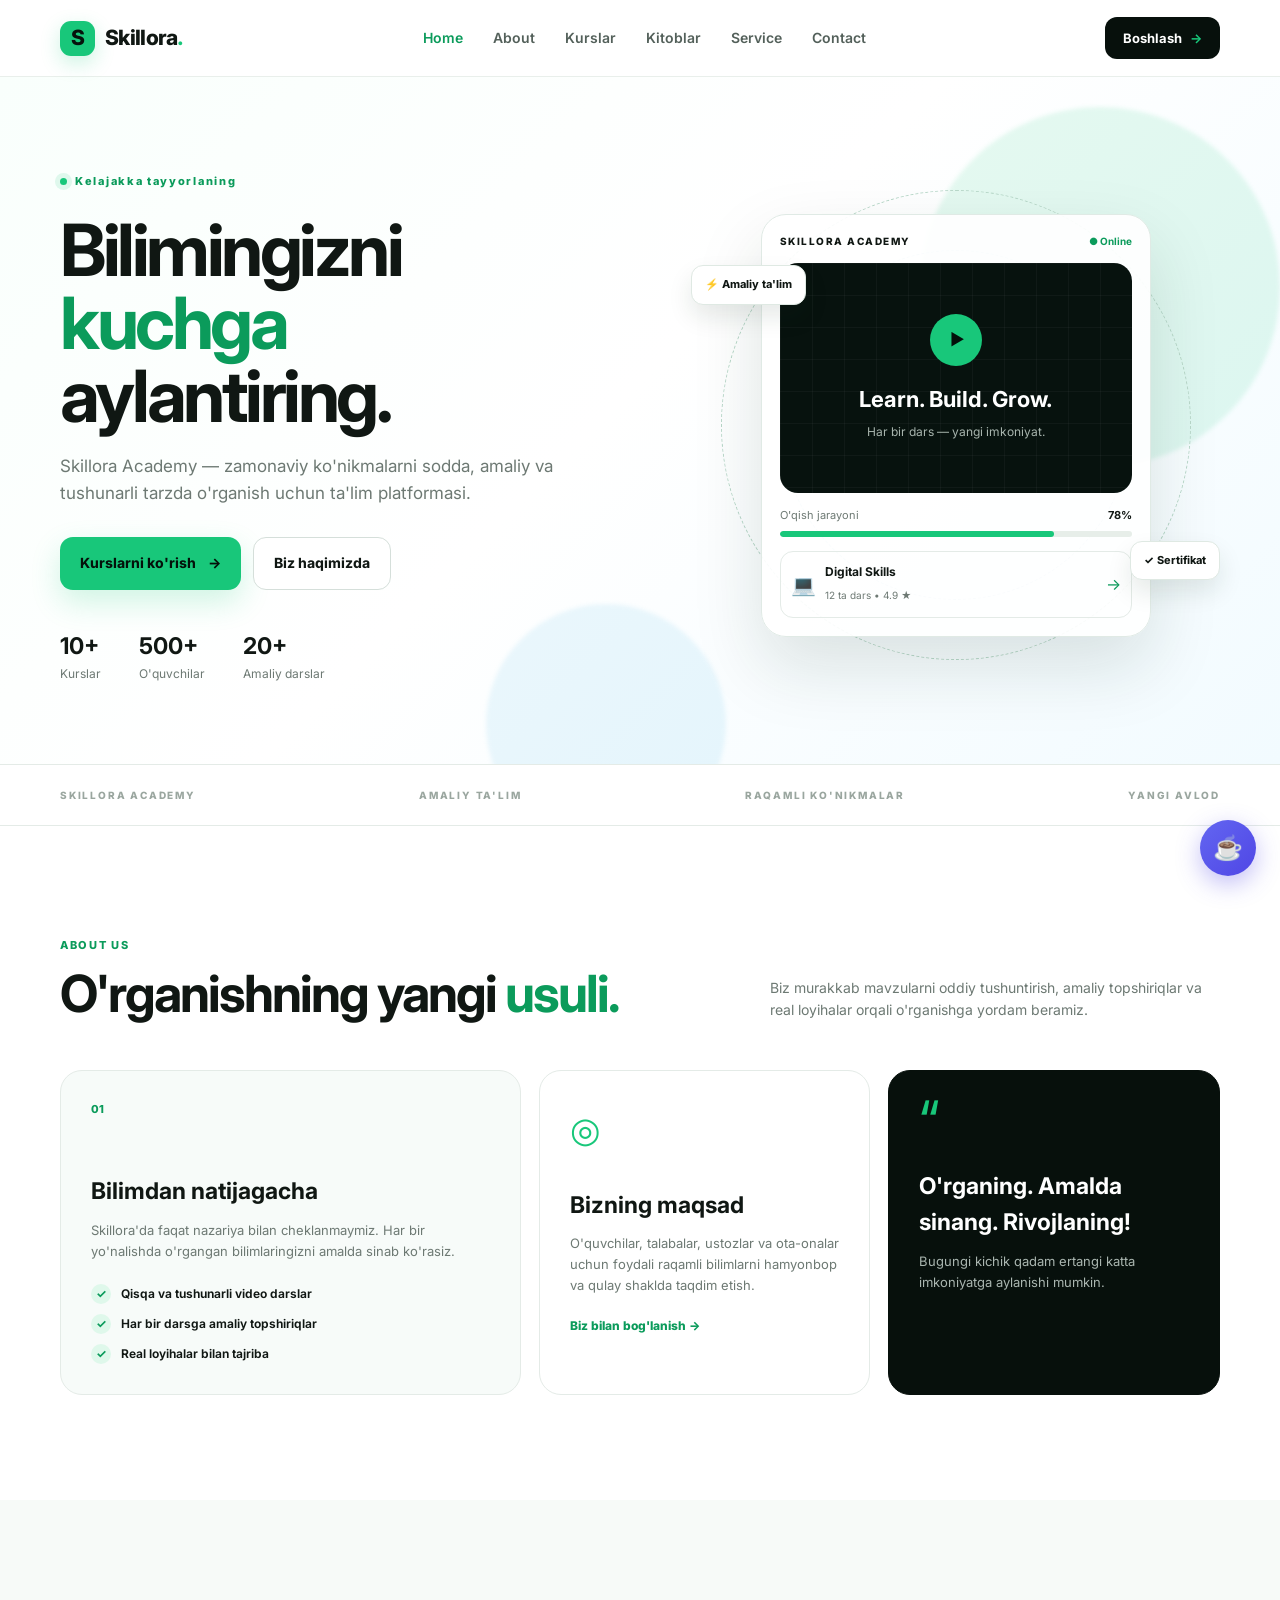
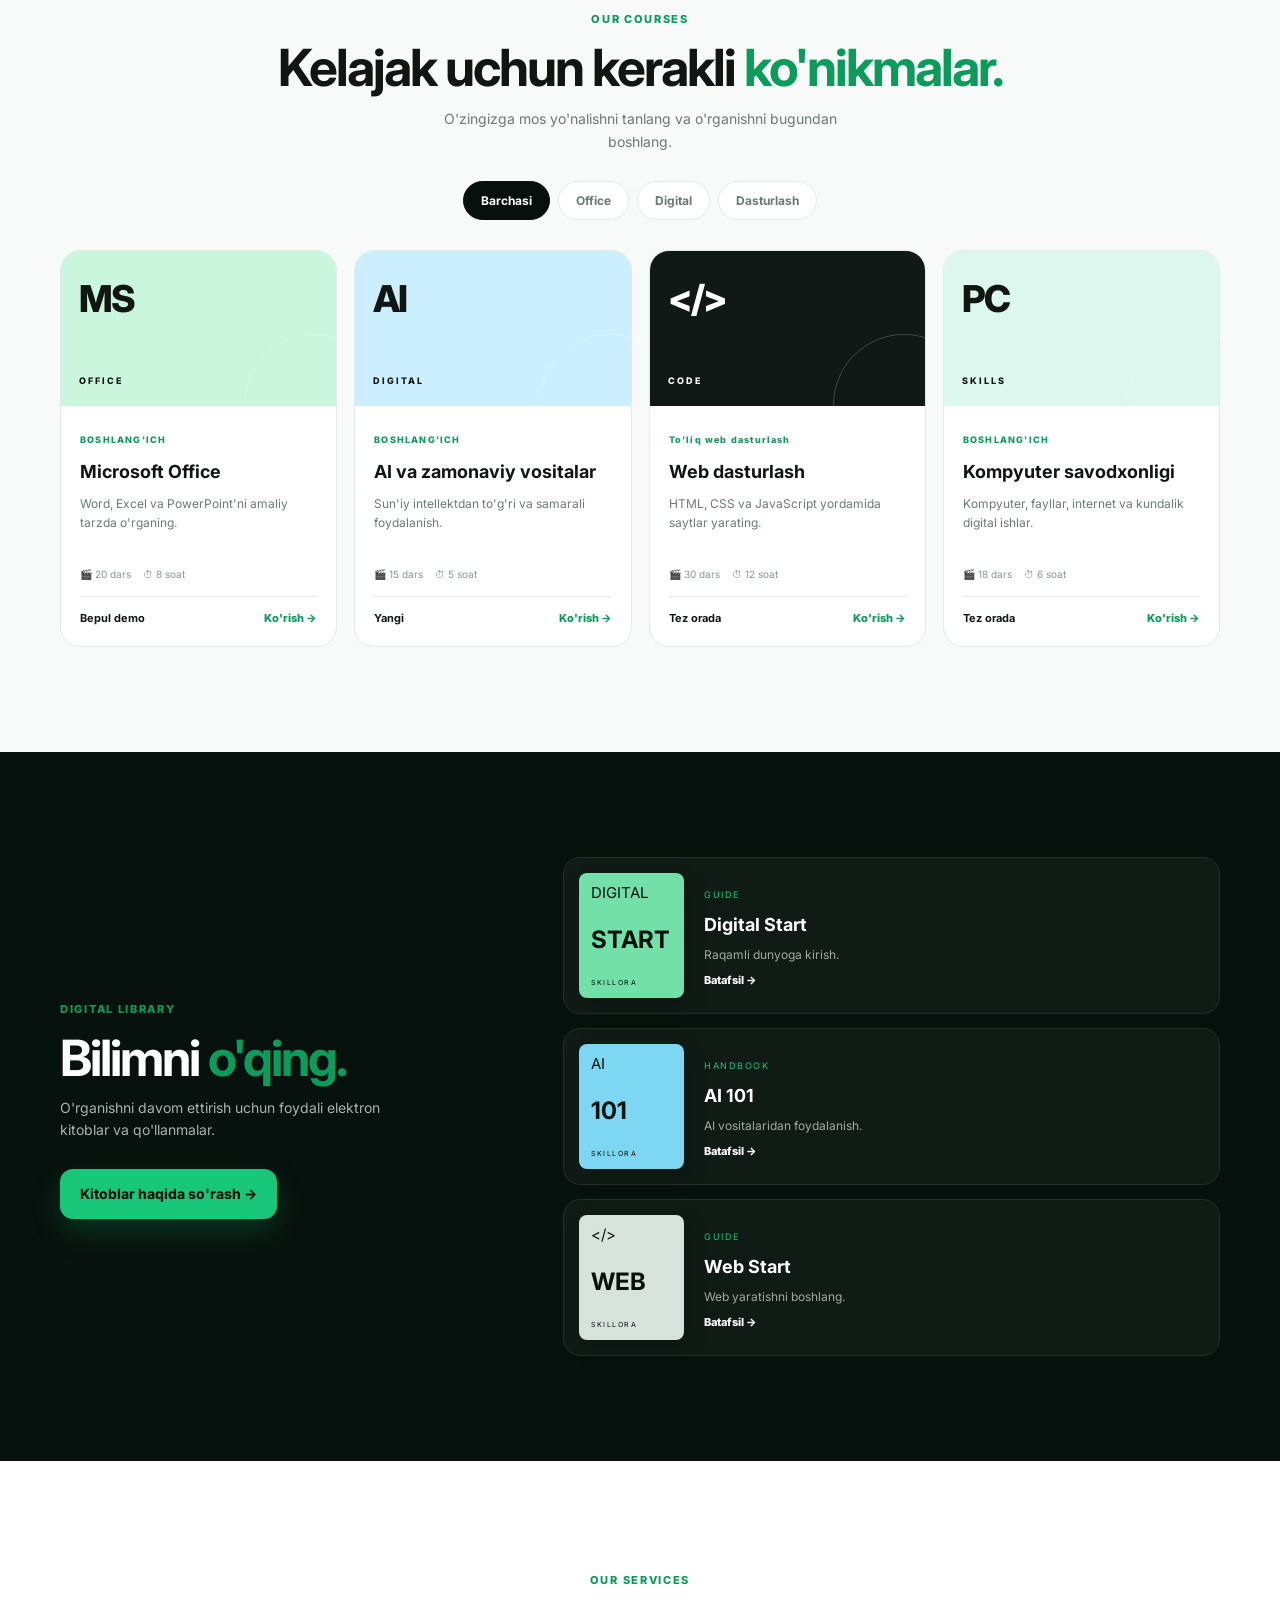
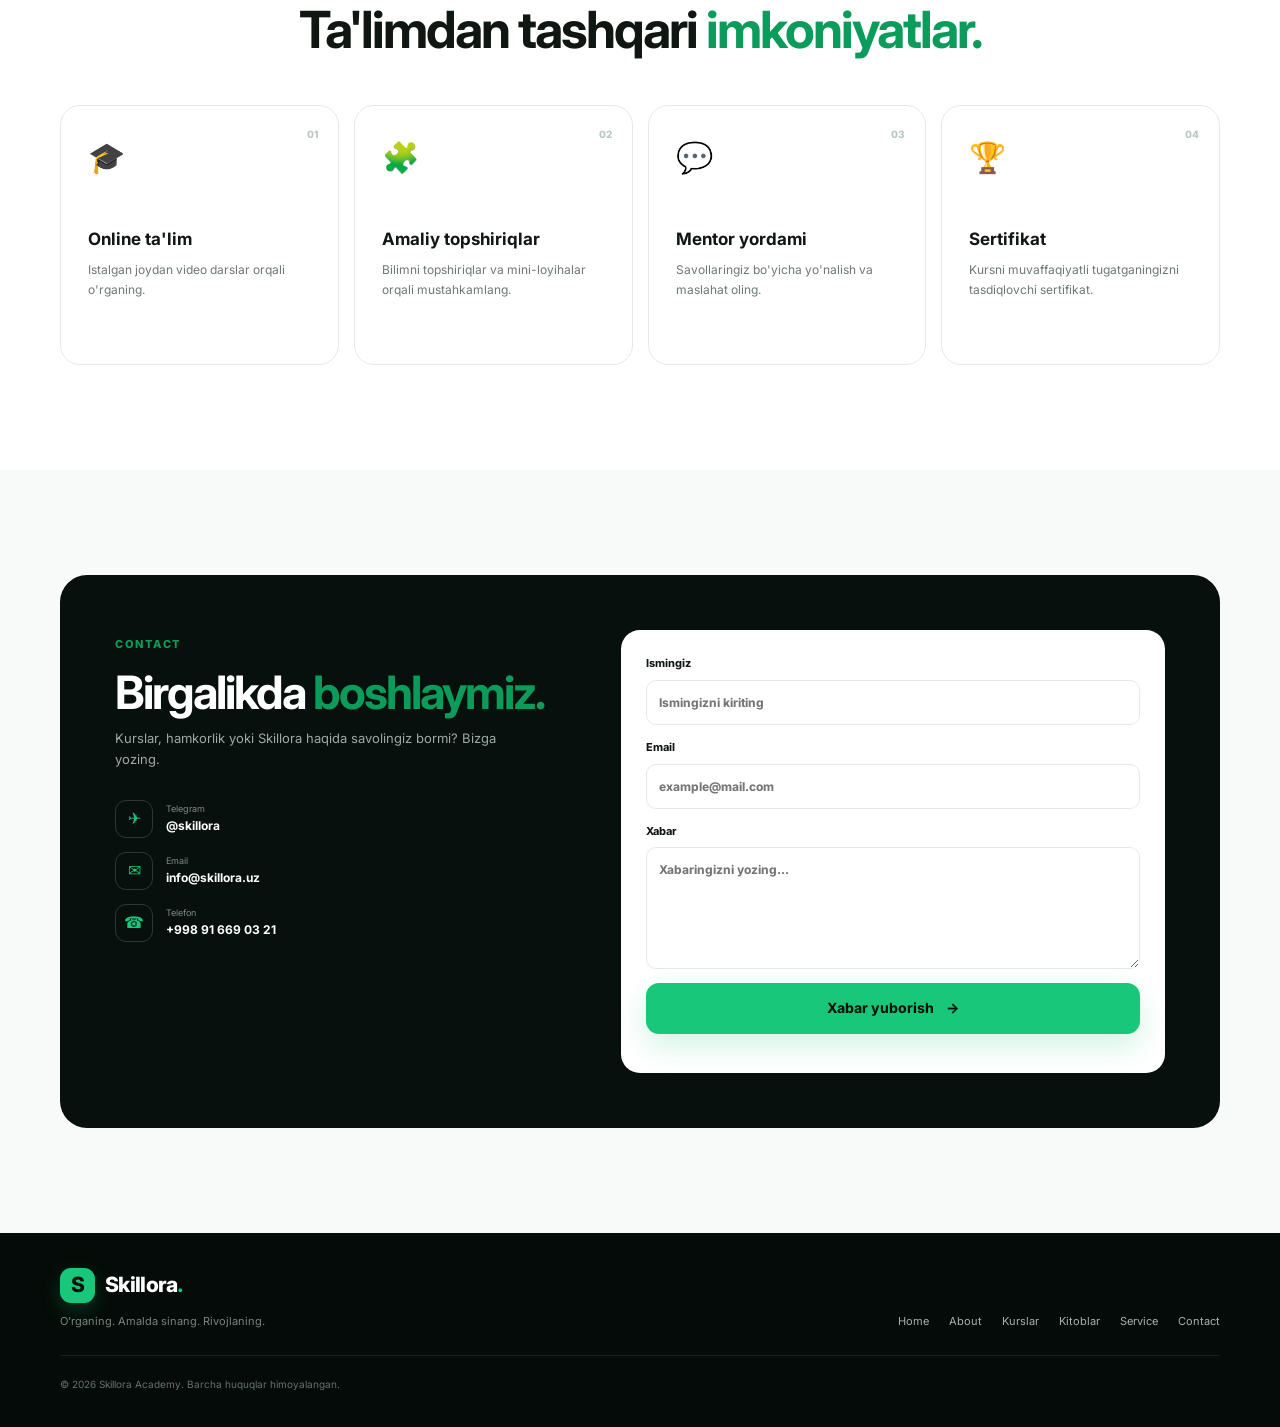
<file: index.html>
<!DOCTYPE html>
<html lang="uz">

<head>
  <meta charset="UTF-8">
  <meta name="viewport" content="width=device-width, initial-scale=1.0">
  <meta name="description" content="Skillora Academy — zamonaviy ta'lim, amaliy kurslar va foydali kitoblar.">
  <title>Skillora Academy | O'rganing. Amalda sinang. Rivojlaning.</title>
  <link rel="preconnect" href="https://fonts.googleapis.com">
  <link rel="preconnect" href="https://fonts.gstatic.com" crossorigin>
  <link href="https://fonts.googleapis.com/css2?family=Inter:wght@400;500;600;700;800&display=swap" rel="stylesheet">
  <link rel="stylesheet" href="styles.css">
  <script src="script.js" defer></script>
</head>

<body>
  <header class="header" id="top">
    <div class="container nav">
      <a class="logo" href="#home" aria-label="Skillora Academy">
        <span class="logo-mark">S</span>
        <span>Skillora<span class="logo-accent">.</span></span>
      </a>

      <button class="menu-toggle" id="menuToggle" aria-label="Menyuni ochish" aria-expanded="false">
        <span></span><span></span><span></span>
      </button>

      <nav class="nav-links" id="navLinks">
        <a class="active" href="#home">Home</a>
        <a href="#about">About</a>
        <a href="#courses">Kurslar</a>
        <a href="#books">Kitoblar</a>
        <a href="#services">Service</a>
        <a href="#contact">Contact</a>
      </nav>

      <a class="nav-cta" href="wordcraft_skillora_english_adventure.html">Boshlash <span>→</span></a>
    </div>
  </header>

  <main>
    <section class="hero" id="home">
      <div class="hero-glow glow-one"></div>
      <div class="hero-glow glow-two"></div>
      <div class="container hero-grid">
        <div class="hero-content">
          <div class="eyebrow"><span class="pulse"></span> Kelajakka tayyorlaning</div>
          <h1>Bilimingizni <span>kuchga</span> aylantiring.</h1>
          <p>
            Skillora Academy — zamonaviy ko'nikmalarni sodda, amaliy va tushunarli
            tarzda o'rganish uchun ta'lim platformasi.
          </p>
          <div class="hero-actions">
            <a class="btn btn-primary" href="#courses">Kurslarni ko'rish <span>→</span></a>
            <a class="btn btn-outline" href="#about">Biz haqimizda</a>
          </div>
          <div class="hero-stats">
            <div><strong>10+</strong><span>Kurslar</span></div>
            <div><strong>500+</strong><span>O'quvchilar</span></div>
            <div><strong>20+</strong><span>Amaliy darslar</span></div>
          </div>
        </div>

        <div class="hero-visual">
          <div class="visual-orbit orbit-a"></div>
          <div class="visual-orbit orbit-b"></div>
          <div class="learning-card">
            <div class="card-top">
              <span class="mini-label">SKILLORA ACADEMY</span>
              <span class="status">● Online</span>
            </div>
            <div class="screen">
              <div class="screen-grid"></div>
              <div class="screen-content">
                <span class="play-icon">▶</span>
                <h3>Learn. Build. Grow.</h3>
                <p>Har bir dars — yangi imkoniyat.</p>
              </div>
            </div>
            <div class="progress-row">
              <span>O'qish jarayoni</span><strong>78%</strong>
            </div>
            <div class="progress"><i style="width:78%"></i></div>
            <div class="course-mini">
              <span class="course-icon">💻</span>
              <div><strong>Digital Skills</strong><small>12 ta dars • 4.9 ★</small></div>
              <span class="arrow">→</span>
            </div>
          </div>
          <div class="floating-badge badge-one">⚡ Amaliy ta'lim</div>
          <div class="floating-badge badge-two">✓ Sertifikat</div>
        </div>
      </div>
    </section>

    <section class="trust">
      <div class="container trust-inner">
        <span>SKILLORA ACADEMY</span>
        <span>AMALIY TA'LIM</span>
        <span>RAQAMLI KO'NIKMALAR</span>
        <span>YANGI AVLOD</span>
      </div>
    </section>

    <section class="section about" id="about">
      <div class="container">
        <div class="section-heading">
          <div>
            <span class="section-tag">ABOUT US</span>
            <h2>O'rganishning yangi <span>usuli.</span></h2>
          </div>
          <p>Biz murakkab mavzularni oddiy tushuntirish, amaliy topshiriqlar va real loyihalar orqali o'rganishga yordam
            beramiz.</p>
        </div>

        <div class="about-grid">
          <div class="about-main">
            <div class="number">01</div>
            <h3>Bilimdan natijagacha</h3>
            <p>Skillora'da faqat nazariya bilan cheklanmaymiz. Har bir yo'nalishda o'rgangan bilimlaringizni amalda
              sinab ko'rasiz.</p>
            <div class="feature-list">
              <div><b>✓</b><span>Qisqa va tushunarli video darslar</span></div>
              <div><b>✓</b><span>Har bir darsga amaliy topshiriqlar</span></div>
              <div><b>✓</b><span>Real loyihalar bilan tajriba</span></div>
            </div>
          </div>
          <div class="about-card">
            <div class="about-icon">◎</div>
            <h3>Bizning maqsad</h3>
            <p>O'quvchilar, talabalar, ustozlar va ota-onalar uchun foydali raqamli bilimlarni hamyonbop va qulay
              shaklda taqdim etish.</p>
            <a href="#contact">Biz bilan bog'lanish →</a>
          </div>
          <div class="about-card dark">
            <span class="quote">“</span>
            <h3>O'rganing. Amalda sinang. Rivojlaning!</h3>
            <p>Bugungi kichik qadam ertangi katta imkoniyatga aylanishi mumkin.</p>
          </div>
        </div>
      </div>
    </section>

    <section class="section courses" id="courses">
      <div class="container">
        <div class="section-heading centered">
          <span class="section-tag">OUR COURSES</span>
          <h2>Kelajak uchun kerakli <span>ko'nikmalar.</span></h2>
          <p>O'zingizga mos yo'nalishni tanlang va o'rganishni bugundan boshlang.</p>
        </div>

        <div class="filter-row">
          <button class="filter active" data-filter="all">Barchasi</button>
          <button class="filter" data-filter="office">Office</button>
          <button class="filter" data-filter="digital">Digital</button>
          <button class="filter" data-filter="programming">Dasturlash</button>
        </div>

        <div class="course-grid" id="courseGrid">
          <article class="course-card" data-category="office">
            <div class="course-cover green"><span>MS</span><small>OFFICE</small></div>
            <div class="course-body">
              <span class="level">BOSHLANG'ICH</span>
              <h3>Microsoft Office</h3>
              <p>Word, Excel va PowerPoint'ni amaliy tarzda o'rganing.</p>
              <div class="course-meta"><span>🎬 20 dars</span><span>⏱ 8 soat</span></div>
              <div class="course-bottom">
                <strong>Bepul demo</strong>
                <button class="course-btn" data-course="Microsoft Office">
                  <a href="https://www.youtube.com/watch?v=4hv_WmSq_Fs&list=PLV6IQEEtbQaI_Qhh_r10kr3pj5Sdfw6DR"
                    target="_blank" rel="noopener">Ko'rish →</a>
                </button>
              </div>
            </div>
          </article>

          <article class="course-card" data-category="digital">
            <div class="course-cover blue"><span>AI</span><small>DIGITAL</small></div>
            <div class="course-body">
              <span class="level">BOSHLANG'ICH</span>
              <h3>AI va zamonaviy vositalar</h3>
              <p>Sun'iy intellektdan to'g'ri va samarali foydalanish.</p>
              <div class="course-meta"><span>🎬 15 dars</span><span>⏱ 5 soat</span></div>
              <div class="course-bottom">
                <strong>Yangi</strong>
                <button class="course-btn" data-course="AI va zamonaviy vositalar">
                  <a href="https://www.ustoz.ai/en/courses/suniy-intellekt-kursi-d7762ec6-6d98-459f-b716-0f125c1e3f0c"
                    target="_blank" rel="noopener">Ko'rish →</a>
                </button>
              </div>
            </div>
          </article>

          <article class="course-card" data-category="programming">
            <div class="course-cover black"><span>&lt;/&gt;</span><small>CODE</small></div>
            <div class="course-body">
              <span class="level">To'liq web dasturlash</span>
              <h3>Web dasturlash</h3>
              <p>HTML, CSS va JavaScript yordamida saytlar yarating.</p>
              <div class="course-meta"><span>🎬 30 dars</span><span>⏱ 12 soat</span></div>
              <div class="course-bottom">
                <strong>Tez orada</strong>
                <button class="course-btn" data-course="Web dasturlash">
                  <a href="https://www.sammi.academy/courses" target="_blank" rel="noopener">Ko'rish →</a>
                </button>
              </div>
            </div>
          </article>

          <article class="course-card" data-category="digital">
            <div class="course-cover mint"><span>PC</span><small>SKILLS</small></div>
            <div class="course-body">
              <span class="level">BOSHLANG'ICH</span>
              <h3>Kompyuter savodxonligi</h3>
              <p>Kompyuter, fayllar, internet va kundalik digital ishlar.</p>
              <div class="course-meta"><span>🎬 18 dars</span><span>⏱ 6 soat</span></div>
              <div class="course-bottom">
                <strong>Tez orada</strong>
                <button class="course-btn" data-course="Kompyuter savodxonligi">
                  <a href="https://www.youtube.com/watch?v=lQyKo3kTvM4&list=PLV6IQEEtbQaINz7nPAU8NxNkLnI2I6OoE"
                    target="_blank" rel="noopener">Ko'rish →</a>
                </button>
              </div>
            </div>
          </article>
        </div>
      </div>
    </section>

    <section class="section books" id="books">
      <div class="container books-wrap">
        <div class="books-intro">
          <span class="section-tag">DIGITAL LIBRARY</span>
          <h2>Bilimni <span>o'qing.</span></h2>
          <p>O'rganishni davom ettirish uchun foydali elektron kitoblar va qo'llanmalar.</p>
          <a class="btn btn-primary" href="#contact">Kitoblar haqida so'rash →</a>
        </div>
        <div class="book-shelf">
          <article class="book-card">
            <div class="book-cover book-green">DIGITAL<br><b>START</b><small>SKILLORA</small></div>
            <div><span>GUIDE</span>
              <h3>Digital Start</h3>
              <p>Raqamli dunyoga kirish.</p><a href="#contact">Batafsil →</a>
            </div>
          </article>
          <article class="book-card">
            <div class="book-cover book-blue">AI<br><b>101</b><small>SKILLORA</small></div>
            <div><span>HANDBOOK</span>
              <h3>AI 101</h3>
              <p>AI vositalaridan foydalanish.</p><a href="#contact">Batafsil →</a>
            </div>
          </article>
          <article class="book-card">
            <div class="book-cover book-black">&lt;/&gt;<br><b>WEB</b><small>SKILLORA</small></div>
            <div><span>GUIDE</span>
              <h3>Web Start</h3>
              <p>Web yaratishni boshlang.</p><a href="#contact">Batafsil →</a>
            </div>
          </article>
        </div>
      </div>
    </section>

    <section class="section services" id="services">
      <div class="container">
        <div class="section-heading centered">
          <span class="section-tag">OUR SERVICES</span>
          <h2>Ta'limdan tashqari <span>imkoniyatlar.</span></h2>
        </div>
        <div class="service-grid">
          <div class="service-card"><span>01</span>
            <div class="service-icon">🎓</div>
            <h3>Online ta'lim</h3>
            <p>Istalgan joydan video darslar orqali o'rganing.</p>
          </div>
          <div class="service-card"><span>02</span>
            <div class="service-icon">🧩</div>
            <h3>Amaliy topshiriqlar</h3>
            <p>Bilimni topshiriqlar va mini-loyihalar orqali mustahkamlang.</p>
          </div>
          <div class="service-card"><span>03</span>
            <div class="service-icon">💬</div>
            <h3>Mentor yordami</h3>
            <p>Savollaringiz bo'yicha yo'nalish va maslahat oling.</p>
          </div>
          <div class="service-card"><span>04</span>
            <div class="service-icon">🏆</div>
            <h3>Sertifikat</h3>
            <p>Kursni muvaffaqiyatli tugatganingizni tasdiqlovchi sertifikat.</p>
          </div>
        </div>
      </div>
    </section>

    <section class="section contact" id="contact">
      <div class="container contact-box">
        <div class="contact-info">
          <span class="section-tag">CONTACT</span>
          <h2>Birgalikda <span>boshlaymiz.</span></h2>
          <p>Kurslar, hamkorlik yoki Skillora haqida savolingiz bormi? Bizga yozing.</p>
          <div class="contact-items">
            <a href="https://t.me/Skillora_uz_bot" target="_blank" rel="noopener"><span>✈</span>
              <div><small>Telegram</small><strong>@skillora</strong></div>
            </a>
            <a href="mailto:info@skillora.uz"><span>✉</span>
              <div><small>Email</small><strong>info@skillora.uz</strong></div>
            </a>
            <a href="tel:+998916690321"><span>☎</span>
              <div><small>Telefon</small><strong>+998 91 669 03 21</strong></div>
            </a>
          </div>
        </div>

        <form class="contact-form" id="contactForm">
          <label>Ismingiz<input type="text" name="name" placeholder="Ismingizni kiriting" required></label>
          <label>Email<input type="email" name="email" placeholder="example@mail.com" required></label>
          <label>Xabar<textarea name="message" rows="5" placeholder="Xabaringizni yozing..."
              required></textarea></label>
          <button class="btn btn-primary" type="submit">Xabar yuborish <span>→</span></button>
          <p class="form-note" id="formNote"></p>
        </form>
      </div>
    </section>
  </main>

  <!-- O'ng pastki burchakdagi qo'llab-quvvatlash tugmasi (Donation Float Button) -->
  <button class="support-float-btn" id="supportBtn" aria-label="Loyiha va akademiyani qo'llab-quvvatlash">
    <span class="support-icon">☕</span>
    <span class="support-tooltip">Qo'llab-quvvatlash</span>
  </button>

  <!-- Qo'llab-quvvatlash uchun Modal Oyna -->
  <div class="support-modal" id="supportModal" aria-hidden="true">
    <div class="support-modal-overlay" id="supportOverlay"></div>
    <div class="support-modal-card">
      <button class="support-modal-close" id="supportCloseBtn">&times;</button>
      <div class="support-modal-header">
        <span class="support-badge">☕ Donat</span>
        <h3>Skillora Academy'ni qo'llab-quvvatlang</h3>
        <p>Loyiha rivoji hamda bepul ta'lim kontentlarini ko'paytirishga o'z hissangizni qo'shishingiz mumkin.</p>
      </div>
      <div class="support-modal-body">
        <div class="card-box">
          <span class="card-label">UzCard / Humo</span>
          <strong class="card-number" id="cardNumber">8600 0000 0000 0000</strong>
          <button class="btn-copy" id="copyCardBtn">Nusxalash 📋</button>
        </div>
      </div>
    </div>
  </div>

  <footer class="footer">
    <div class="container footer-inner">
      <div>
        <a class="logo" href="#top">
          <span class="logo-mark">S</span>
          <span>Skillora<span class="logo-accent">.</span></span>
        </a>
        <p>O'rganing. Amalda sinang. Rivojlaning.</p>
      </div>
      <div class="footer-links">
        <a href="#home">Home</a>
        <a href="#about">About</a>
        <a href="#courses">Kurslar</a>
        <a href="#books">Kitoblar</a>
        <a href="#services">Service</a>
        <a href="#contact">Contact</a>
      </div>
      <div class="copyright">© <span id="year"></span> Skillora Academy. Barcha huquqlar himoyalangan.</div>
    </div>
  </footer>
</body>

</html>
</file>
<file: styles.css>
* {
    margin: 0;
    padding: 0;
    box-sizing: border-box
}

:root {
    --green: #18c77a;
    --green-dark: #0b9b5b;
    --black: #07100c;
    --ink: #101713;
    --muted: #6d7973;
    --line: #e4ebe7;
    --white: #fff;
    --blue: #25a9df;
    --bg: #f7faf8
}

html {
    scroll-behavior: smooth
}

body {
    font-family: Inter, Arial, sans-serif;
    color: var(--ink);
    background: var(--white);
    line-height: 1.6
}

a {
    text-decoration: none;
    color: inherit
}

button,
input,
textarea {
    font: inherit
}

.container {
    width: min(1160px, 92%);
    margin: auto
}

.header {
    position: sticky;
    top: 0;
    z-index: 50;
    background: rgba(255, 255, 255, .88);
    backdrop-filter: blur(18px);
    border-bottom: 1px solid rgba(228, 235, 231, .8)
}

.nav {
    height: 76px;
    display: flex;
    align-items: center;
    justify-content: space-between;
    gap: 25px
}

.logo {
    display: flex;
    align-items: center;
    gap: 10px;
    font-size: 21px;
    font-weight: 800;
    letter-spacing: -.7px
}

.logo-mark {
    width: 35px;
    height: 35px;
    display: grid;
    place-items: center;
    border-radius: 11px;
    background: var(--green);
    color: #06130c;
    box-shadow: 0 7px 20px rgba(24, 199, 122, .22)
}

.logo-accent {
    color: var(--green)
}

.nav-links {
    display: flex;
    align-items: center;
    gap: 30px;
    font-size: 14px;
    font-weight: 600;
    color: #53605a
}

.nav-links a {
    transition: .2s
}

.nav-links a:hover,
.nav-links a.active {
    color: var(--green-dark)
}

.nav-cta {
    background: var(--black);
    color: white;
    padding: 11px 18px;
    border-radius: 12px;
    font-size: 13px;
    font-weight: 700
}

.nav-cta span {
    color: var(--green);
    margin-left: 5px
}

.menu-toggle {
    display: none;
    background: none;
    border: 0;
    width: 40px;
    cursor: pointer
}

.menu-toggle span {
    display: block;
    height: 2px;
    background: var(--ink);
    margin: 6px 0
}

.hero {
    position: relative;
    overflow: hidden;
    background: linear-gradient(135deg, #f9fffc 0%, #fff 48%, #f2fbff 100%);
    padding: 90px 0 80px
}

.hero-glow {
    position: absolute;
    border-radius: 50%;
    filter: blur(2px);
    pointer-events: none
}

.glow-one {
    width: 360px;
    height: 360px;
    background: rgba(24, 199, 122, .11);
    right: 0;
    top: 30px
}

.glow-two {
    width: 240px;
    height: 240px;
    background: rgba(37, 169, 223, .09);
    left: 38%;
    bottom: -80px
}

.hero-grid {
    display: grid;
    grid-template-columns: 1.03fr .97fr;
    align-items: center;
    gap: 70px
}

.eyebrow,
.section-tag {
    display: inline-flex;
    align-items: center;
    gap: 8px;
    color: var(--green-dark);
    font-size: 11px;
    font-weight: 800;
    letter-spacing: 1.7px
}

.pulse {
    width: 7px;
    height: 7px;
    border-radius: 50%;
    background: var(--green);
    box-shadow: 0 0 0 5px rgba(24, 199, 122, .12)
}

.hero h1 {
    font-size: clamp(44px, 6vw, 72px);
    line-height: 1.02;
    letter-spacing: -3.5px;
    margin: 20px 0
}

.hero h1 span,
.section-heading h2 span,
.books-intro h2 span,
.contact-info h2 span {
    color: var(--green-dark)
}

.hero-content>p {
    max-width: 600px;
    color: var(--muted);
    font-size: 17px
}

.hero-actions {
    display: flex;
    gap: 12px;
    margin: 30px 0 38px
}

.btn {
    display: inline-flex;
    justify-content: center;
    align-items: center;
    gap: 12px;
    border: 0;
    cursor: pointer;
    padding: 14px 20px;
    border-radius: 13px;
    font-size: 14px;
    font-weight: 750;
    transition: transform .2s, box-shadow .2s
}

.btn:hover {
    transform: translateY(-2px)
}

.btn-primary {
    background: var(--green);
    color: #04110a;
    box-shadow: 0 12px 30px rgba(24, 199, 122, .2)
}

.btn-outline {
    border: 1px solid #d5dfda;
    background: white
}

.hero-stats {
    display: flex;
    gap: 38px
}

.hero-stats div {
    display: flex;
    flex-direction: column
}

.hero-stats strong {
    font-size: 23px
}

.hero-stats span {
    font-size: 12px;
    color: var(--muted)
}

.hero-visual {
    min-height: 480px;
    display: grid;
    place-items: center;
    position: relative
}

.visual-orbit {
    position: absolute;
    border: 1px dashed #b7d7c8;
    border-radius: 50%
}

.orbit-a {
    width: 470px;
    height: 470px
}

.orbit-b {
    width: 350px;
    height: 350px;
    border-color: #b8dbe9
}

.learning-card {
    position: relative;
    width: min(390px, 90%);
    background: rgba(255, 255, 255, .92);
    border: 1px solid #e0eae5;
    border-radius: 25px;
    padding: 18px;
    box-shadow: 0 30px 70px rgba(16, 45, 31, .13);
    z-index: 2
}

.card-top,
.progress-row,
.course-mini {
    display: flex;
    align-items: center;
    justify-content: space-between
}

.mini-label {
    font-size: 10px;
    font-weight: 800;
    letter-spacing: 1.5px
}

.status {
    font-size: 10px;
    color: var(--green-dark);
    font-weight: 700
}

.screen {
    height: 230px;
    border-radius: 18px;
    background: #07120e;
    margin: 14px 0;
    position: relative;
    overflow: hidden;
    color: white;
    display: grid;
    place-items: center
}

.screen-grid {
    position: absolute;
    inset: 0;
    background-image: linear-gradient(rgba(255, 255, 255, .035) 1px, transparent 1px), linear-gradient(90deg, rgba(255, 255, 255, .035) 1px, transparent 1px);
    background-size: 32px 32px
}

.screen-content {
    position: relative;
    text-align: center
}

.play-icon {
    display: grid;
    place-items: center;
    margin: auto auto 16px;
    width: 52px;
    height: 52px;
    background: var(--green);
    color: #03100a;
    border-radius: 50%;
    font-size: 16px;
    padding-left: 3px
}

.screen h3 {
    font-size: 22px
}

.screen p {
    color: #a8b5ae;
    font-size: 12px;
    margin-top: 5px
}

.progress-row {
    font-size: 11px;
    color: var(--muted)
}

.progress-row strong {
    color: var(--ink)
}

.progress {
    height: 6px;
    background: #e7eee9;
    border-radius: 20px;
    margin: 7px 0 14px;
    overflow: hidden
}

.progress i {
    display: block;
    height: 100%;
    background: var(--green);
    border-radius: 20px
}

.course-mini {
    border: 1px solid var(--line);
    border-radius: 13px;
    padding: 10px
}

.course-mini>div {
    flex: 1;
    margin-left: 9px
}

.course-mini strong {
    display: block;
    font-size: 12px
}

.course-mini small {
    font-size: 10px;
    color: var(--muted)
}

.course-icon {
    font-size: 20px
}

.arrow {
    color: var(--green-dark)
}

.floating-badge {
    position: absolute;
    background: white;
    border: 1px solid #dfe9e3;
    padding: 10px 13px;
    border-radius: 12px;
    font-size: 11px;
    font-weight: 750;
    box-shadow: 0 12px 25px rgba(16, 45, 31, .1);
    z-index: 3
}

.badge-one {
    left: 0;
    top: 80px
}

.badge-two {
    right: 0;
    bottom: 85px
}

.trust {
    border-top: 1px solid var(--line);
    border-bottom: 1px solid var(--line);
    background: #fff
}

.trust-inner {
    display: flex;
    justify-content: space-between;
    gap: 20px;
    padding: 22px 0;
    color: #9aa69f;
    font-size: 10px;
    font-weight: 800;
    letter-spacing: 1.8px
}

.section {
    padding: 105px 0
}

.about {
    background: #fff
}

.section-heading {
    display: flex;
    align-items: end;
    justify-content: space-between;
    gap: 40px;
    margin-bottom: 48px
}

.section-heading>div {
    max-width: 650px
}

.section-heading h2 {
    font-size: clamp(34px, 4vw, 52px);
    line-height: 1.08;
    letter-spacing: -2px;
    margin-top: 10px
}

.section-heading>p {
    max-width: 450px;
    color: var(--muted);
    font-size: 14px
}

.centered {
    display: block;
    text-align: center
}

.centered>p {
    margin: 13px auto 0
}

.about-grid {
    display: grid;
    grid-template-columns: 1.25fr .9fr .9fr;
    gap: 18px
}

.about-main,
.about-card {
    border: 1px solid var(--line);
    border-radius: 22px;
    padding: 30px;
    min-height: 300px
}

.about-main {
    position: relative;
    background: #f7fbf9
}

.number {
    font-size: 11px;
    font-weight: 800;
    color: var(--green-dark);
    margin-bottom: 55px
}

.about-main h3,
.about-card h3 {
    font-size: 23px;
    margin-bottom: 10px
}

.about-main p,
.about-card p {
    color: var(--muted);
    font-size: 13px
}

.feature-list {
    margin-top: 22px;
    display: grid;
    gap: 10px
}

.feature-list div {
    display: flex;
    align-items: center;
    gap: 10px;
    font-size: 12px;
    font-weight: 650
}

.feature-list b {
    width: 20px;
    height: 20px;
    border-radius: 50%;
    background: #dff8eb;
    color: var(--green-dark);
    display: grid;
    place-items: center
}

.about-icon {
    font-size: 35px;
    color: var(--green);
    margin-bottom: 30px
}

.about-card a {
    display: inline-block;
    margin-top: 20px;
    color: var(--green-dark);
    font-size: 12px;
    font-weight: 800
}

.about-card.dark {
    background: var(--black);
    color: white;
    border-color: var(--black)
}

.about-card.dark p {
    color: #aab6b0
}

.quote {
    color: var(--green);
    font-size: 60px;
    line-height: .7;
    display: block;
    margin-bottom: 25px
}

.courses {
    background: var(--bg)
}

.filter-row {
    display: flex;
    justify-content: center;
    gap: 8px;
    margin: -20px 0 30px
}

.filter {
    border: 1px solid var(--line);
    background: white;
    border-radius: 30px;
    padding: 9px 17px;
    font-size: 12px;
    font-weight: 700;
    color: var(--muted);
    cursor: pointer
}

.filter.active,
.filter:hover {
    background: var(--black);
    color: white;
    border-color: var(--black)
}

.course-grid {
    display: grid;
    grid-template-columns: repeat(4, 1fr);
    gap: 17px
}

.course-card {
    background: white;
    border: 1px solid var(--line);
    border-radius: 20px;
    overflow: hidden;
    transition: .25s
}

.course-card:hover {
    transform: translateY(-5px);
    box-shadow: 0 18px 40px rgba(20, 50, 35, .1)
}

.course-cover {
    height: 155px;
    padding: 18px;
    position: relative;
    display: flex;
    flex-direction: column;
    justify-content: space-between;
    overflow: hidden
}

.course-cover:after {
    content: "";
    position: absolute;
    width: 140px;
    height: 140px;
    border: 1px solid rgba(255, 255, 255, .2);
    border-radius: 50%;
    right: -50px;
    bottom: -70px
}

.course-cover span {
    font-size: 37px;
    font-weight: 800;
    letter-spacing: -2px;
    z-index: 1
}

.course-cover small {
    font-size: 9px;
    letter-spacing: 2px;
    font-weight: 800;
    z-index: 1
}

.green {
    background: #c9f6dd
}

.blue {
    background: #ccefff
}

.black {
    background: #111916;
    color: white
}

.mint {
    background: #dcf7ed
}

.course-body {
    padding: 19px
}

.level {
    font-size: 9px;
    color: var(--green-dark);
    font-weight: 800;
    letter-spacing: 1.2px
}

.course-body h3 {
    font-size: 18px;
    margin: 7px 0
}

.course-body p {
    font-size: 12px;
    color: var(--muted);
    min-height: 58px
}

.course-meta {
    display: flex;
    gap: 12px;
    font-size: 10px;
    color: #89958e;
    margin: 14px 0
}

.course-bottom {
    border-top: 1px solid var(--line);
    padding-top: 13px;
    display: flex;
    align-items: center;
    justify-content: space-between;
    font-size: 12px
}

.course-bottom strong {
    font-size: 11px
}

.course-btn {
    border: 0;
    background: none;
    color: var(--green-dark);
    font-weight: 800;
    font-size: 11px;
    cursor: pointer
}

.books {
    background: #07110d;
    color: white
}

.books-wrap {
    display: grid;
    grid-template-columns: .8fr 1.2fr;
    gap: 65px;
    align-items: center
}

.books-intro h2 {
    font-size: 50px;
    line-height: 1.05;
    letter-spacing: -2px;
    margin: 12px 0
}

.books-intro p {
    color: #a8b4ae;
    font-size: 14px;
    max-width: 370px;
    margin-bottom: 27px
}

.book-shelf {
    display: grid;
    gap: 14px
}

.book-card {
    display: flex;
    align-items: center;
    gap: 20px;
    padding: 15px;
    background: #101b16;
    border: 1px solid #223029;
    border-radius: 17px
}

.book-cover {
    width: 105px;
    height: 125px;
    flex: none;
    border-radius: 8px;
    padding: 12px;
    font-size: 15px;
    line-height: 1.05;
    display: flex;
    flex-direction: column;
    justify-content: space-between;
    color: #07110d;
    box-shadow: 5px 8px 20px rgba(0, 0, 0, .2)
}

.book-cover b {
    font-size: 24px
}

.book-cover small {
    font-size: 7px;
    letter-spacing: 1.5px
}

.book-green {
    background: #74e0a9
}

.book-blue {
    background: #7dd7f2
}

.book-black {
    background: #d8e2dd
}

.book-card>div:last-child span {
    font-size: 9px;
    letter-spacing: 1.5px;
    color: var(--green)
}

.book-card h3 {
    margin: 5px 0;
    font-size: 18px
}

.book-card p {
    font-size: 12px;
    color: #9eaba4
}

.book-card a {
    display: inline-block;
    margin-top: 8px;
    font-size: 11px;
    font-weight: 800;
    color: #fff
}

.services {
    background: #fff
}

.service-grid {
    display: grid;
    grid-template-columns: repeat(4, 1fr);
    gap: 15px
}

.service-card {
    padding: 27px;
    border: 1px solid var(--line);
    border-radius: 20px;
    position: relative;
    min-height: 260px
}

.service-card>span {
    position: absolute;
    right: 20px;
    top: 20px;
    color: #bbc7c0;
    font-size: 10px;
    font-weight: 800
}

.service-icon {
    font-size: 30px;
    margin-bottom: 45px
}

.service-card h3 {
    font-size: 17px;
    margin-bottom: 7px
}

.service-card p {
    font-size: 12px;
    color: var(--muted)
}

.contact {
    background: var(--bg)
}

.contact-box {
    display: grid;
    grid-template-columns: .9fr 1.1fr;
    background: var(--black);
    border-radius: 27px;
    padding: 55px;
    gap: 60px;
    color: white
}

.contact-info h2 {
    font-size: 46px;
    line-height: 1.05;
    letter-spacing: -2px;
    margin: 12px 0
}

.contact-info>p {
    color: #9eaaa4;
    font-size: 13px;
    max-width: 420px
}

.contact-items {
    margin-top: 30px;
    display: grid;
    gap: 14px
}

.contact-items a {
    display: flex;
    align-items: center;
    gap: 13px
}

.contact-items a>span {
    width: 38px;
    height: 38px;
    display: grid;
    place-items: center;
    border: 1px solid #2a3931;
    border-radius: 11px;
    color: var(--green)
}

.contact-items small,
.contact-items strong {
    display: block
}

.contact-items small {
    font-size: 9px;
    color: #7e8b84
}

.contact-items strong {
    font-size: 12px
}

.contact-form {
    background: white;
    color: var(--ink);
    border-radius: 19px;
    padding: 25px;
    display: grid;
    gap: 14px
}

.contact-form label {
    font-size: 11px;
    font-weight: 750
}

.contact-form input,
.contact-form textarea {
    display: block;
    width: 100%;
    border: 1px solid var(--line);
    outline: none;
    border-radius: 10px;
    padding: 12px;
    margin-top: 7px;
    font-size: 12px;
    resize: vertical
}

.contact-form input:focus,
.contact-form textarea:focus {
    border-color: var(--green)
}

.form-note {
    font-size: 11px;
    color: var(--green-dark)
}

.footer {
    background: #050b08;
    color: white;
    padding: 35px 0
}

.footer-inner {
    display: grid;
    grid-template-columns: 1fr auto;
    gap: 25px;
    align-items: end
}

.footer p {
    color: #78857e;
    font-size: 11px;
    margin-top: 10px
}

.footer-links {
    display: flex;
    gap: 20px;
    font-size: 11px;
    color: #a8b2ad
}

.copyright {
    grid-column: 1/-1;
    border-top: 1px solid #17221d;
    padding-top: 20px;
    color: #66736c;
    font-size: 10px
}

.modal {
    position: fixed;
    inset: 0;
    background: rgba(3, 10, 7, .72);
    backdrop-filter: blur(8px);
    display: none;
    place-items: center;
    z-index: 100;
    padding: 20px
}

.modal.show {
    display: grid
}

.modal-content {
    position: relative;
    background: white;
    color: var(--ink);
    border-radius: 22px;
    padding: 38px;
    max-width: 500px;
    width: 100%;
    box-shadow: 0 30px 80px rgba(0, 0, 0, .3)
}

.modal-content h2 {
    font-size: 30px;
    margin: 10px 0
}

.modal-content p {
    font-size: 13px;
    color: var(--muted);
    margin-bottom: 24px
}

.modal-close {
    position: absolute;
    right: 16px;
    top: 12px;
    border: 0;
    background: #eef3f0;
    width: 34px;
    height: 34px;
    border-radius: 50%;
    font-size: 22px;
    cursor: pointer
}

@media(max-width:950px) {
    .nav-links {
        gap: 17px
    }

    .nav-cta {
        display: none
    }

    .hero-grid {
        grid-template-columns: 1fr
    }

    .hero-content {
        text-align: center
    }

    .hero-content>p {
        margin: auto
    }

    .hero-actions,
    .hero-stats {
        justify-content: center
    }

    .hero-visual {
        min-height: 430px
    }

    .about-grid {
        grid-template-columns: 1fr 1fr
    }

    .about-main {
        grid-column: 1/-1
    }

    .course-grid {
        grid-template-columns: repeat(2, 1fr)
    }

    .service-grid {
        grid-template-columns: repeat(2, 1fr)
    }

    .books-wrap {
        grid-template-columns: 1fr
    }

    .contact-box {
        grid-template-columns: 1fr
    }
}

@media(max-width:700px) {
    .nav {
        height: 68px
    }

    .menu-toggle {
        display: block;
        order: 3
    }

    .nav-links {
        position: absolute;
        top: 68px;
        left: 4%;
        right: 4%;
        display: none;
        flex-direction: column;
        align-items: stretch;
        gap: 0;
        background: white;
        border: 1px solid var(--line);
        border-radius: 15px;
        padding: 8px;
        box-shadow: 0 15px 35px rgba(0, 0, 0, .1)
    }

    .nav-links.open {
        display: flex
    }

    .nav-links a {
        padding: 12px 14px
    }

    .hero {
        padding: 65px 0
    }

    .hero h1 {
        letter-spacing: -2px
    }

    .hero-stats {
        gap: 20px
    }

    .hero-stats strong {
        font-size: 19px
    }

    .hero-visual {
        min-height: 370px
    }

    .orbit-a {
        width: 340px;
        height: 340px
    }

    .orbit-b {
        width: 270px;
        height: 270px
    }

    .learning-card {
        width: 330px
    }

    .screen {
        height: 185px
    }

    .floating-badge {
        font-size: 9px
    }

    .badge-one {
        left: -3px;
        top: 55px
    }

    .badge-two {
        right: -3px;
        bottom: 55px
    }

    .trust-inner {
        overflow: hidden;
        white-space: nowrap;
        justify-content: flex-start
    }

    .trust-inner span {
        flex: none
    }

    .section {
        padding: 75px 0
    }

    .section-heading {
        display: block
    }

    .section-heading>p {
        margin-top: 15px
    }

    .about-grid,
    .course-grid,
    .service-grid {
        grid-template-columns: 1fr
    }

    .about-main {
        grid-column: auto
    }

    .filter-row {
        flex-wrap: wrap
    }

    .contact-box {
        padding: 30px 20px;
        border-radius: 20px
    }

    .contact-info h2,
    .books-intro h2 {
        font-size: 38px
    }

    .footer-inner {
        grid-template-columns: 1fr
    }

    .footer-links {
        flex-wrap: wrap
    }

    .copyright {
        grid-column: auto
    }
}

/* --- Support Floating Button --- */
.support-float-btn {
    position: fixed;
    bottom: 24px;
    right: 24px;
    width: 56px;
    height: 56px;
    border-radius: 50%;
    background: linear-gradient(135deg, #6366f1, #4f46e5);
    color: #fff;
    border: none;
    box-shadow: 0 8px 24px rgba(79, 70, 229, 0.35);
    cursor: pointer;
    display: flex;
    align-items: center;
    justify-content: center;
    font-size: 24px;
    z-index: 999;
    transition: transform 0.25s ease, box-shadow 0.25s ease;
}

.support-float-btn:hover {
    transform: scale(1.1);
    box-shadow: 0 12px 28px rgba(79, 70, 229, 0.5);
}

.support-tooltip {
    position: absolute;
    right: 68px;
    background: #1e293b;
    color: #fff;
    font-size: 13px;
    font-weight: 500;
    padding: 6px 12px;
    border-radius: 8px;
    white-space: nowrap;
    opacity: 0;
    pointer-events: none;
    transition: opacity 0.2s ease, transform 0.2s ease;
    transform: translateX(8px);
}

.support-float-btn:hover .support-tooltip {
    opacity: 1;
    transform: translateX(0);
}

/* --- Support Modal --- */
.support-modal {
    position: fixed;
    inset: 0;
    z-index: 1000;
    display: flex;
    align-items: center;
    justify-content: center;
    opacity: 0;
    pointer-events: none;
    transition: opacity 0.3s ease;
}

.support-modal.active {
    opacity: 1;
    pointer-events: auto;
}

.support-modal-overlay {
    position: absolute;
    inset: 0;
    background: rgba(15, 23, 42, 0.6);
    backdrop-filter: blur(4px);
}

.support-modal-card {
    position: relative;
    background: #ffffff;
    border-radius: 16px;
    padding: 32px;
    width: 90%;
    max-width: 420px;
    box-shadow: 0 20px 40px rgba(0, 0, 0, 0.15);
    transform: translateY(20px);
    transition: transform 0.3s ease;
    z-index: 1001;
}

.support-modal.active .support-modal-card {
    transform: translateY(0);
}

.support-modal-close {
    position: absolute;
    top: 16px;
    right: 16px;
    background: transparent;
    border: none;
    font-size: 24px;
    color: #64748b;
    cursor: pointer;
}

.support-badge {
    display: inline-block;
    background: #eef2ff;
    color: #4f46e5;
    font-weight: 600;
    font-size: 12px;
    padding: 4px 10px;
    border-radius: 20px;
    margin-bottom: 12px;
}

.support-modal-header h3 {
    font-size: 20px;
    color: #0f172a;
    margin-bottom: 8px;
}

.support-modal-header p {
    font-size: 14px;
    color: #64748b;
    line-height: 1.5;
    margin-bottom: 20px;
}

.card-box {
    background: #f8fafc;
    border: 1px solid #e2e8f0;
    border-radius: 12px;
    padding: 16px;
    display: flex;
    flex-direction: column;
    gap: 8px;
}

.card-label {
    font-size: 12px;
    color: #64748b;
    text-transform: uppercase;
    font-weight: 600;
}

.card-number {
    font-size: 18px;
    letter-spacing: 1px;
    color: #0f172a;
}

.btn-copy {
    margin-top: 8px;
    background: #4f46e5;
    color: #fff;
    border: none;
    padding: 10px;
    border-radius: 8px;
    font-weight: 600;
    cursor: pointer;
    transition: background 0.2s;
}

.btn-copy:hover {
    background: #4338ca;
}
</file>
